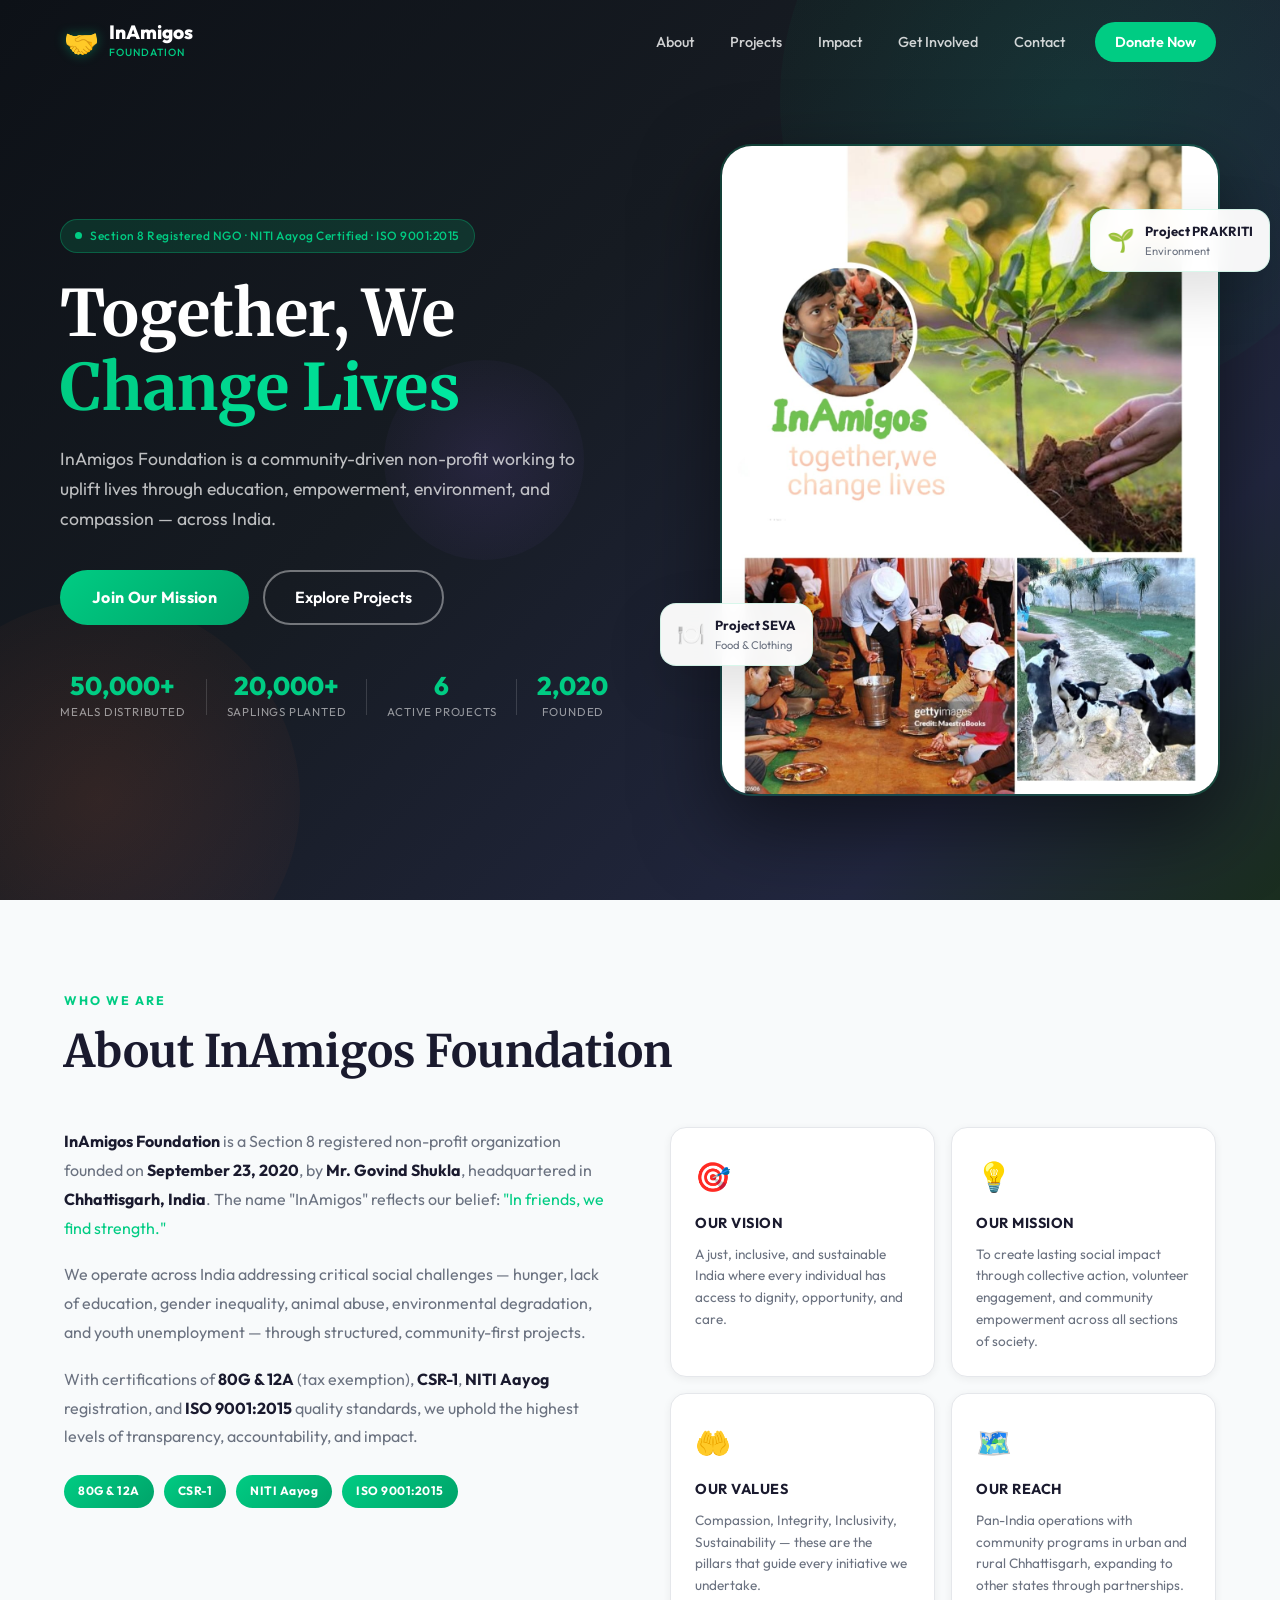
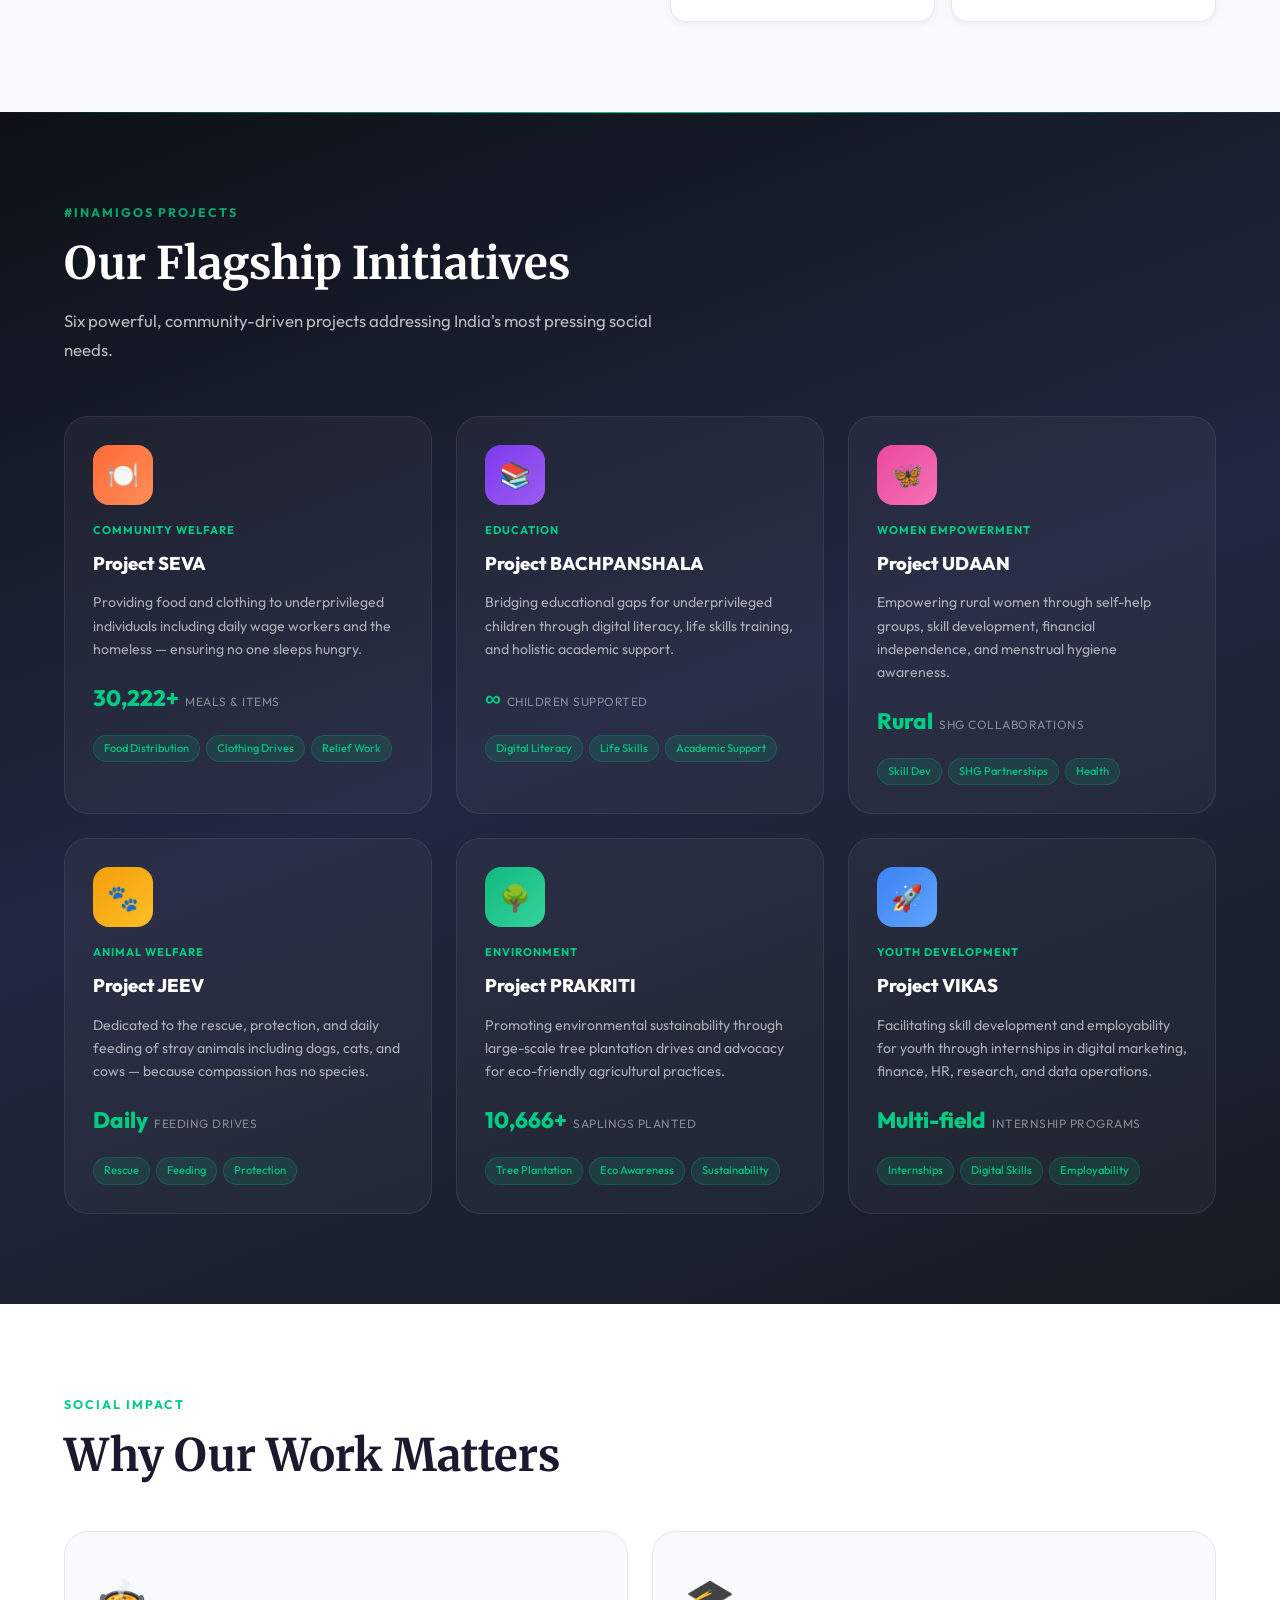
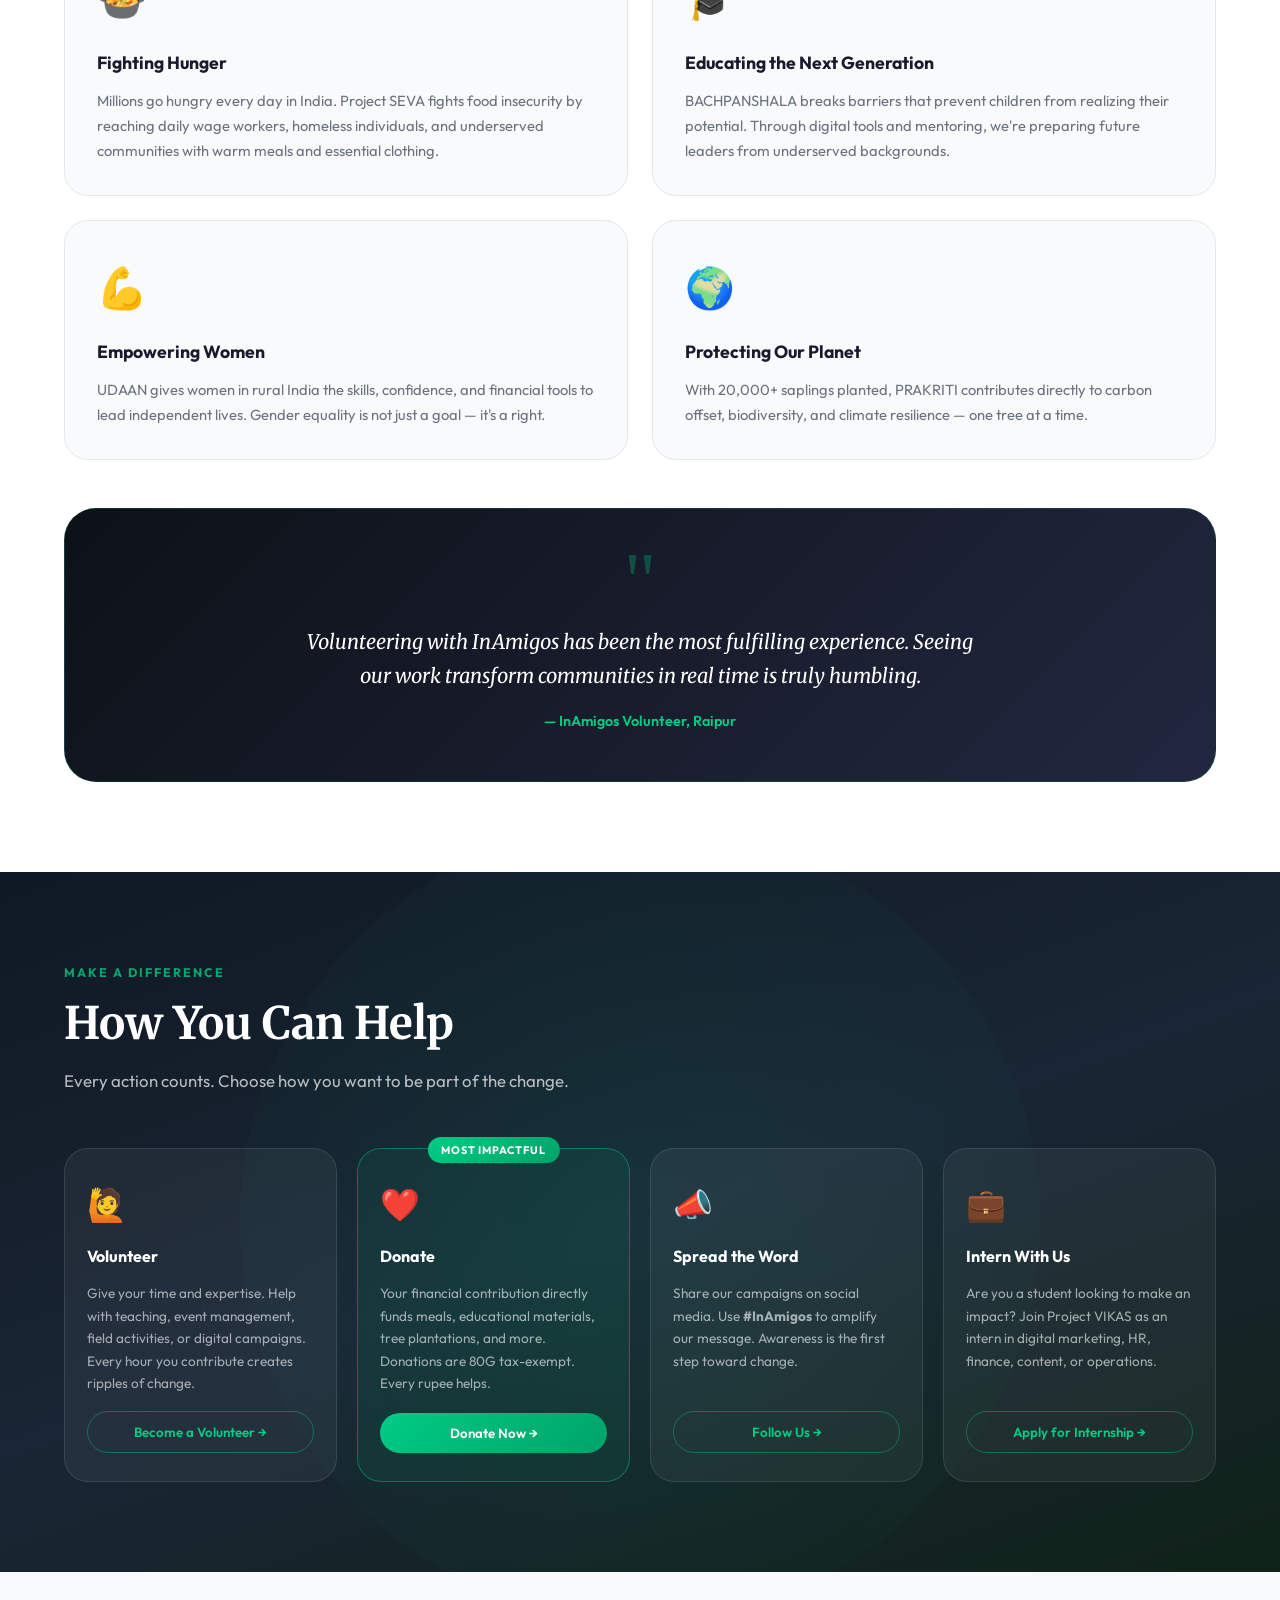
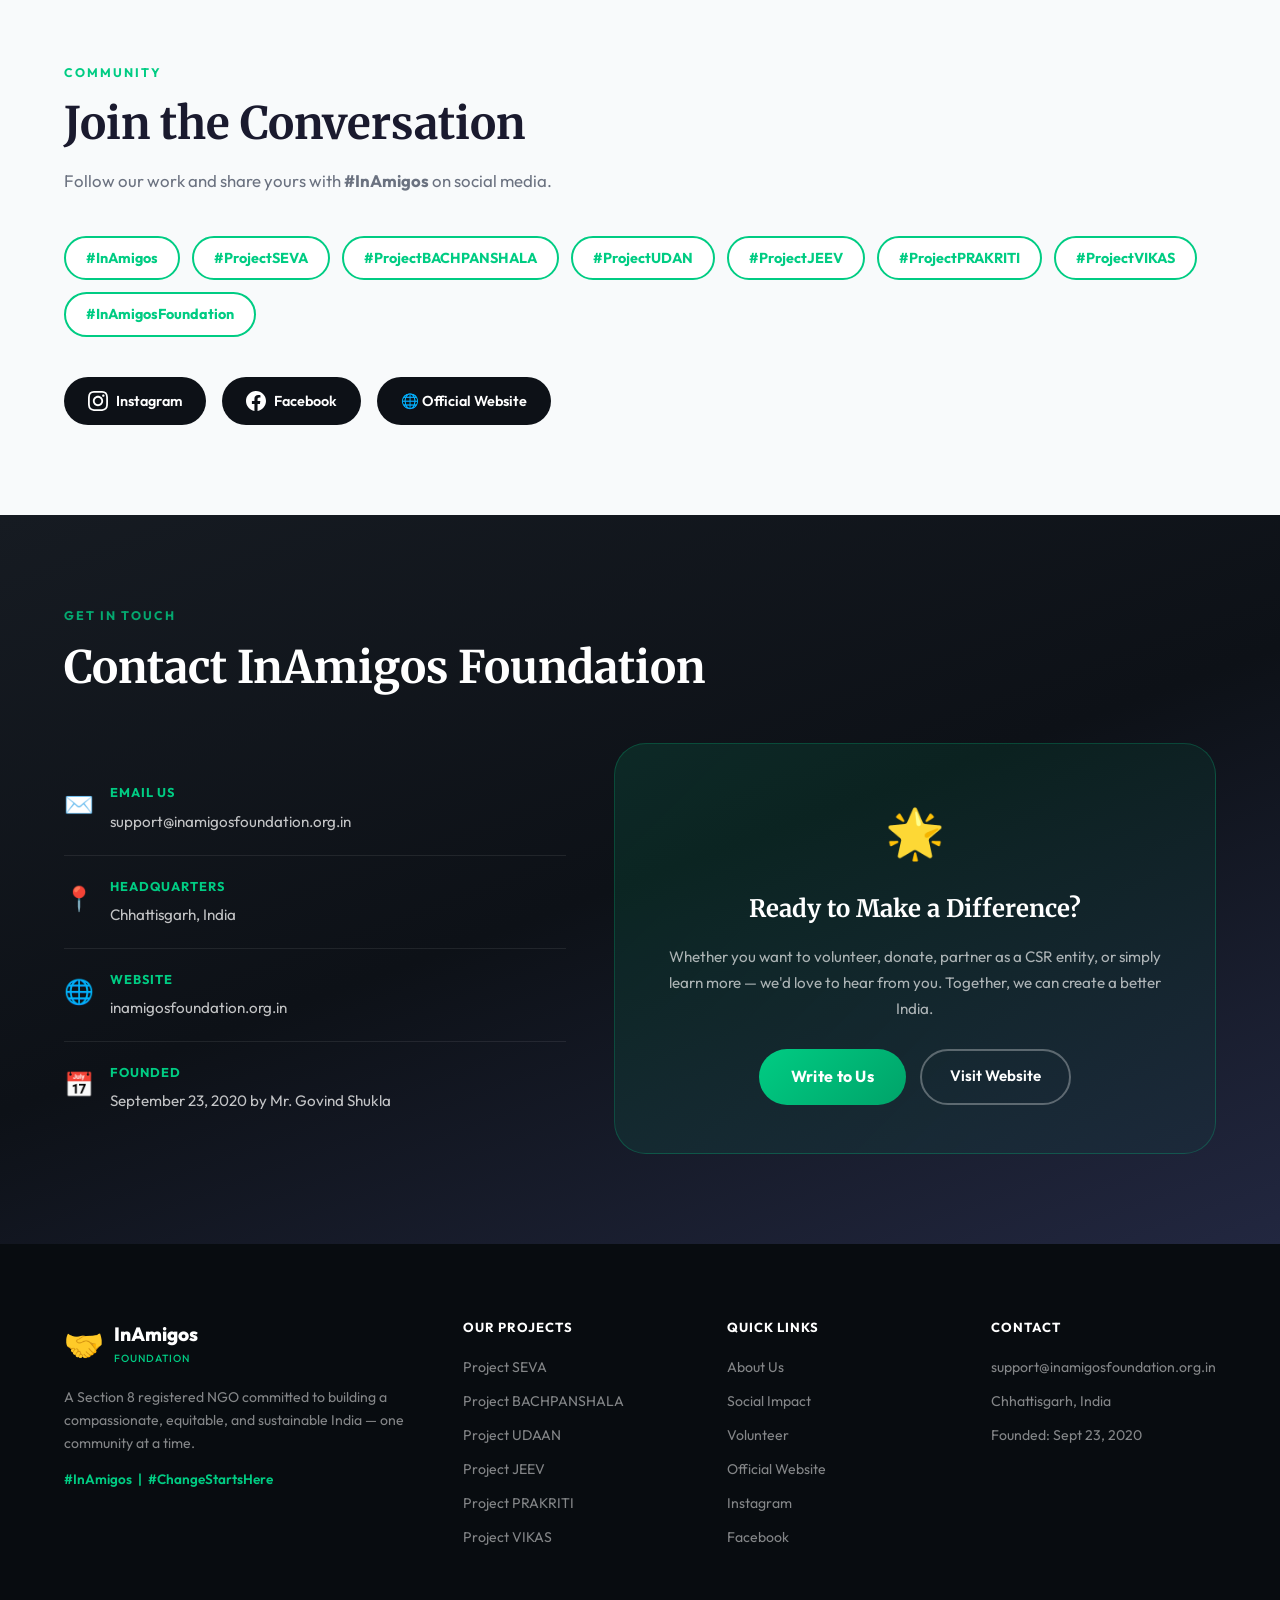
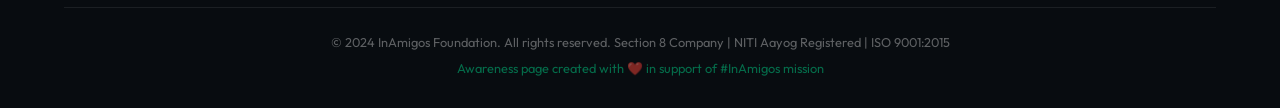
<file: index.html>
<!DOCTYPE html>
<html lang="en">
<head>
  <meta charset="UTF-8" />
  <meta name="viewport" content="width=device-width, initial-scale=1.0" />
  <meta name="description" content="InAmigos Foundation – A Section 8 registered NGO working for community welfare, education, women empowerment, animal welfare, environment, and youth skill development across India." />
  <meta name="keywords" content="InAmigos Foundation, NGO India, social impact, Project SEVA, Project BACHPANSHALA, Project UDAAN, Project JEEV, Project PRAKRITI, Project VIKAS, volunteer, donate, Chhattisgarh" />
  <title>InAmigos Foundation | Together, We Change Lives</title>
  <link rel="preconnect" href="https://fonts.googleapis.com" />
  <link rel="preconnect" href="https://fonts.gstatic.com" crossorigin />
  <link href="https://fonts.googleapis.com/css2?family=Outfit:wght@300;400;500;600;700;800&family=Merriweather:wght@400;700&display=swap" rel="stylesheet" />
  <link rel="stylesheet" href="style.css" />
</head>
<body>
  <!-- ============ NAVIGATION ============ -->
  <header class="navbar" id="navbar">
    <div class="nav-container">
      <a href="#home" class="nav-logo" id="nav-logo-link">
        <div class="logo-icon">🤝</div>
        <div class="logo-text">
          <span class="logo-main">InAmigos</span>
          <span class="logo-sub">Foundation</span>
        </div>
      </a>
      <nav class="nav-links" id="nav-links">
        <a href="#about" class="nav-link" id="nav-about">About</a>
        <a href="#projects" class="nav-link" id="nav-projects">Projects</a>
        <a href="#impact" class="nav-link" id="nav-impact">Impact</a>
        <a href="#get-involved" class="nav-link" id="nav-getinvolved">Get Involved</a>
        <a href="#contact" class="nav-link" id="nav-contact">Contact</a>
        <a href="https://inamigosfoundation.org.in" target="_blank" class="nav-cta" id="nav-donate-btn">Donate Now</a>
      </nav>
      <button class="hamburger" id="hamburger-btn" aria-label="Toggle menu">
        <span></span><span></span><span></span>
      </button>
    </div>
  </header>
  <!-- ============ HERO SECTION ============ -->
  <section class="hero" id="home">
    <div class="hero-bg-shapes">
      <div class="shape shape-1"></div>
      <div class="shape shape-2"></div>
      <div class="shape shape-3"></div>
    </div>
    <div class="hero-content">
      <div class="hero-badge" id="hero-badge">
        <span class="badge-dot"></span> Section 8 Registered NGO · NITI Aayog Certified · ISO 9001:2015
      </div>
      <h1 class="hero-title" id="hero-title">
        Together, We <br />
        <span class="highlight">Change Lives</span>
      </h1>
      <p class="hero-subtitle" id="hero-subtitle">
        InAmigos Foundation is a community-driven non-profit working to uplift lives through education, empowerment, environment, and compassion — across India.
      </p>
      <div class="hero-actions" id="hero-actions">
        <a href="#get-involved" class="btn-primary" id="hero-join-btn">Join Our Mission</a>
        <a href="#projects" class="btn-outline" id="hero-projects-btn">Explore Projects</a>
      </div>
      <div class="hero-stats" id="hero-stats">
        <div class="stat-item">
          <div class="stat-number">50,000+</div>
          <div class="stat-label">Meals Distributed</div>
        </div>
        <div class="stat-divider"></div>
        <div class="stat-item">
          <div class="stat-number">20,000+</div>
          <div class="stat-label">Saplings Planted</div>
        </div>
        <div class="stat-divider"></div>
        <div class="stat-item">
          <div class="stat-number">6</div>
          <div class="stat-label">Active Projects</div>
        </div>
        <div class="stat-divider"></div>
        <div class="stat-item">
          <div class="stat-number">2020</div>
          <div class="stat-label">Founded</div>
        </div>
      </div>
    </div>
    <div class="hero-visual" id="hero-visual">
      <div class="hero-image-wrapper">
        <img src="images/hero1.png" alt="InAmigos Foundation community work – volunteers helping underprivileged" class="hero-img" id="hero-img" />
        <div class="floating-card card-1" id="float-card-1">
          <div class="fc-icon">🍽️</div>
          <div>
            <div class="fc-title">Project SEVA</div>
            <div class="fc-sub">Food & Clothing</div>
          </div>
        </div>
        <div class="floating-card card-2" id="float-card-2">
          <div class="fc-icon">🌱</div>
          <div>
            <div class="fc-title">Project PRAKRITI</div>
            <div class="fc-sub">Environment</div>
          </div>
        </div>
      </div>
    </div>
  </section>
  <!-- ============ ABOUT SECTION ============ -->
  <section class="about" id="about">
    <div class="container">
      <div class="section-label" id="about-label">Who We Are</div>
      <h2 class="section-title" id="about-title">About InAmigos Foundation</h2>
      <div class="about-grid">
        <div class="about-text" id="about-text">
          <p>
            <strong>InAmigos Foundation</strong> is a Section 8 registered non-profit organization founded on <strong>September 23, 2020</strong>, by <strong>Mr. Govind Shukla</strong>, headquartered in <strong>Chhattisgarh, India</strong>. The name "InAmigos" reflects our belief: <em>"In friends, we find strength."</em>
          </p>
          <p>
            We operate across India addressing critical social challenges — hunger, lack of education, gender inequality, animal abuse, environmental degradation, and youth unemployment — through structured, community-first projects.
          </p>
          <p>
            With certifications of <strong>80G & 12A</strong> (tax exemption), <strong>CSR-1</strong>, <strong>NITI Aayog</strong> registration, and <strong>ISO 9001:2015</strong> quality standards, we uphold the highest levels of transparency, accountability, and impact.
          </p>
          <div class="cert-badges" id="cert-badges">
            <div class="cert-badge" id="cert-80g">80G & 12A</div>
            <div class="cert-badge" id="cert-csr">CSR-1</div>
            <div class="cert-badge" id="cert-niti">NITI Aayog</div>
            <div class="cert-badge" id="cert-iso">ISO 9001:2015</div>
          </div>
        </div>
        <div class="about-mission-grid" id="about-mission">
          <div class="mission-card" id="mission-vision">
            <div class="mission-icon">🎯</div>
            <h3>Our Vision</h3>
            <p>A just, inclusive, and sustainable India where every individual has access to dignity, opportunity, and care.</p>
          </div>
          <div class="mission-card" id="mission-mission">
            <div class="mission-icon">💡</div>
            <h3>Our Mission</h3>
            <p>To create lasting social impact through collective action, volunteer engagement, and community empowerment across all sections of society.</p>
          </div>
          <div class="mission-card" id="mission-values">
            <div class="mission-icon">🤲</div>
            <h3>Our Values</h3>
            <p>Compassion, Integrity, Inclusivity, Sustainability — these are the pillars that guide every initiative we undertake.</p>
          </div>
          <div class="mission-card" id="mission-reach">
            <div class="mission-icon">🗺️</div>
            <h3>Our Reach</h3>
            <p>Pan-India operations with community programs in urban and rural Chhattisgarh, expanding to other states through partnerships.</p>
          </div>
        </div>
      </div>
    </div>
  </section>
  <!-- ============ PROJECTS SECTION ============ -->
  <section class="projects" id="projects">
    <div class="container">
      <div class="section-label light" id="projects-label">#InAmigos Projects</div>
      <h2 class="section-title light" id="projects-title">Our Flagship Initiatives</h2>
      <p class="section-subtitle" id="projects-subtitle">
        Six powerful, community-driven projects addressing India's most pressing social needs.
      </p>
      <div class="projects-grid" id="projects-grid">
        <!-- SEVA -->
        <div class="project-card" id="project-seva">
          <div class="project-icon-wrap seva-bg">
            <span class="project-emoji">🍽️</span>
          </div>
          <div class="project-tag">Community Welfare</div>
          <h3 class="project-name">Project SEVA</h3>
          <p class="project-desc">
            Providing food and clothing to underprivileged individuals including daily wage workers and the homeless — ensuring no one sleeps hungry.
          </p>
          <div class="project-impact" id="seva-impact">
            <div class="impact-stat">
              <span class="impact-num">50,000+</span>
              <span class="impact-label">Meals & Items</span>
            </div>
          </div>
          <div class="project-tags-row">
            <span class="tag">Food Distribution</span>
            <span class="tag">Clothing Drives</span>
            <span class="tag">Relief Work</span>
          </div>
        </div>
        <!-- BACHPANSHALA -->
        <div class="project-card" id="project-bachpanshala">
          <div class="project-icon-wrap bachpan-bg">
            <span class="project-emoji">📚</span>
          </div>
          <div class="project-tag">Education</div>
          <h3 class="project-name">Project BACHPANSHALA</h3>
          <p class="project-desc">
            Bridging educational gaps for underprivileged children through digital literacy, life skills training, and holistic academic support.
          </p>
          <div class="project-impact" id="bachpan-impact">
            <div class="impact-stat">
              <span class="impact-num">∞</span>
              <span class="impact-label">Children Supported</span>
            </div>
          </div>
          <div class="project-tags-row">
            <span class="tag">Digital Literacy</span>
            <span class="tag">Life Skills</span>
            <span class="tag">Academic Support</span>
          </div>
        </div>
        <!-- UDAAN -->
        <div class="project-card" id="project-udaan">
          <div class="project-icon-wrap udaan-bg">
            <span class="project-emoji">🦋</span>
          </div>
          <div class="project-tag">Women Empowerment</div>
          <h3 class="project-name">Project UDAAN</h3>
          <p class="project-desc">
            Empowering rural women through self-help groups, skill development, financial independence, and menstrual hygiene awareness.
          </p>
          <div class="project-impact" id="udaan-impact">
            <div class="impact-stat">
              <span class="impact-num">Rural</span>
              <span class="impact-label">SHG Collaborations</span>
            </div>
          </div>
          <div class="project-tags-row">
            <span class="tag">Skill Dev</span>
            <span class="tag">SHG Partnerships</span>
            <span class="tag">Health</span>
          </div>
        </div>
        <!-- JEEV -->
        <div class="project-card" id="project-jeev">
          <div class="project-icon-wrap jeev-bg">
            <span class="project-emoji">🐾</span>
          </div>
          <div class="project-tag">Animal Welfare</div>
          <h3 class="project-name">Project JEEV</h3>
          <p class="project-desc">
            Dedicated to the rescue, protection, and daily feeding of stray animals including dogs, cats, and cows — because compassion has no species.
          </p>
          <div class="project-impact" id="jeev-impact">
            <div class="impact-stat">
              <span class="impact-num">Daily</span>
              <span class="impact-label">Feeding Drives</span>
            </div>
          </div>
          <div class="project-tags-row">
            <span class="tag">Rescue</span>
            <span class="tag">Feeding</span>
            <span class="tag">Protection</span>
          </div>
        </div>
        <!-- PRAKRITI -->
        <div class="project-card" id="project-prakriti">
          <div class="project-icon-wrap prakriti-bg">
            <span class="project-emoji">🌳</span>
          </div>
          <div class="project-tag">Environment</div>
          <h3 class="project-name">Project PRAKRITI</h3>
          <p class="project-desc">
            Promoting environmental sustainability through large-scale tree plantation drives and advocacy for eco-friendly agricultural practices.
          </p>
          <div class="project-impact" id="prakriti-impact">
            <div class="impact-stat">
              <span class="impact-num">20,000+</span>
              <span class="impact-label">Saplings Planted</span>
            </div>
          </div>
          <div class="project-tags-row">
            <span class="tag">Tree Plantation</span>
            <span class="tag">Eco Awareness</span>
            <span class="tag">Sustainability</span>
          </div>
        </div>
        <!-- VIKAS -->
        <div class="project-card" id="project-vikas">
          <div class="project-icon-wrap vikas-bg">
            <span class="project-emoji">🚀</span>
          </div>
          <div class="project-tag">Youth Development</div>
          <h3 class="project-name">Project VIKAS</h3>
          <p class="project-desc">
            Facilitating skill development and employability for youth through internships in digital marketing, finance, HR, research, and data operations.
          </p>
          <div class="project-impact" id="vikas-impact">
            <div class="impact-stat">
              <span class="impact-num">Multi-field</span>
              <span class="impact-label">Internship Programs</span>
            </div>
          </div>
          <div class="project-tags-row">
            <span class="tag">Internships</span>
            <span class="tag">Digital Skills</span>
            <span class="tag">Employability</span>
          </div>
        </div>
      </div>
    </div>
  </section>
  <!-- ============ IMPACT SECTION ============ -->
  <section class="impact" id="impact">
    <div class="container">
      <div class="section-label" id="impact-label">Social Impact</div>
      <h2 class="section-title" id="impact-title">Why Our Work Matters</h2>
      <div class="impact-grid" id="impact-grid">
        <div class="impact-card" id="impact-hunger">
          <div class="impact-visual">🍲</div>
          <h3>Fighting Hunger</h3>
          <p>Millions go hungry every day in India. Project SEVA fights food insecurity by reaching daily wage workers, homeless individuals, and underserved communities with warm meals and essential clothing.</p>
        </div>
        <div class="impact-card" id="impact-education">
          <div class="impact-visual">🎓</div>
          <h3>Educating the Next Generation</h3>
          <p>BACHPANSHALA breaks barriers that prevent children from realizing their potential. Through digital tools and mentoring, we're preparing future leaders from underserved backgrounds.</p>
        </div>
        <div class="impact-card" id="impact-women">
          <div class="impact-visual">💪</div>
          <h3>Empowering Women</h3>
          <p>UDAAN gives women in rural India the skills, confidence, and financial tools to lead independent lives. Gender equality is not just a goal — it's a right.</p>
        </div>
        <div class="impact-card" id="impact-environment">
          <div class="impact-visual">🌍</div>
          <h3>Protecting Our Planet</h3>
          <p>With 20,000+ saplings planted, PRAKRITI contributes directly to carbon offset, biodiversity, and climate resilience — one tree at a time.</p>
        </div>
      </div>
      <!-- Testimonial / Quote Band -->
      <div class="quote-band" id="quote-band">
        <div class="quote-icon">"</div>
        <blockquote id="quote-text">
          Volunteering with InAmigos has been the most fulfilling experience. Seeing our work transform communities in real time is truly humbling.
        </blockquote>
        <div class="quote-author" id="quote-author">— InAmigos Volunteer, Raipur</div>
      </div>
    </div>
  </section>
  <!-- ============ GET INVOLVED ============ -->
  <section class="get-involved" id="get-involved">
    <div class="gi-bg-shape"></div>
    <div class="container">
      <div class="section-label light" id="gi-label">Make a Difference</div>
      <h2 class="section-title light" id="gi-title">How You Can Help</h2>
      <p class="section-subtitle" id="gi-subtitle">Every action counts. Choose how you want to be part of the change.</p>
      <div class="gi-cards" id="gi-cards">
        <div class="gi-card" id="gi-volunteer">
          <div class="gi-icon-wrap">🙋</div>
          <h3>Volunteer</h3>
          <p>Give your time and expertise. Help with teaching, event management, field activities, or digital campaigns. Every hour you contribute creates ripples of change.</p>
          <a href="https://inamigosfoundation.org.in/volunteers" target="_blank" class="gi-btn" id="volunteer-btn">Become a Volunteer →</a>
        </div>
        <div class="gi-card gi-card-featured" id="gi-donate">
          <div class="gi-featured-badge">Most Impactful</div>
          <div class="gi-icon-wrap">❤️</div>
          <h3>Donate</h3>
          <p>Your financial contribution directly funds meals, educational materials, tree plantations, and more. Donations are 80G tax-exempt. Every rupee helps.</p>
          <a href="https://inamigosfoundation.org.in" target="_blank" class="gi-btn gi-btn-featured" id="donate-btn">Donate Now →</a>
        </div>
        <div class="gi-card" id="gi-spread">
          <div class="gi-icon-wrap">📣</div>
          <h3>Spread the Word</h3>
          <p>Share our campaigns on social media. Use <strong>#InAmigos</strong> to amplify our message. Awareness is the first step toward change.</p>
          <a href="https://www.instagram.com/inamigos/" target="_blank" class="gi-btn" id="social-btn">Follow Us →</a>
        </div>
        <div class="gi-card" id="gi-intern">
          <div class="gi-icon-wrap">💼</div>
          <h3>Intern With Us</h3>
          <p>Are you a student looking to make an impact? Join Project VIKAS as an intern in digital marketing, HR, finance, content, or operations.</p>
          <a href="https://inamigosfoundation.org.in" target="_blank" class="gi-btn" id="intern-btn">Apply for Internship →</a>
        </div>
      </div>
    </div>
  </section>
  <!-- ============ HASHTAG / SOCIAL WALL ============ -->
  <section class="social-wall" id="social-wall">
    <div class="container">
      <div class="section-label" id="social-label">Community</div>
      <h2 class="section-title" id="social-title">Join the Conversation</h2>
      <p class="section-subtitle-dark" id="social-subtitle">Follow our work and share yours with <strong>#InAmigos</strong> on social media.</p>
      <div class="hashtag-row" id="hashtag-row">
        <a href="https://www.instagram.com/explore/tags/InAmigos/" target="_blank" class="hashtag-pill" id="ht-inamigos">#InAmigos</a>
        <a href="https://www.instagram.com/explore/tags/ProjectSEVA/" target="_blank" class="hashtag-pill" id="ht-seva">#ProjectSEVA</a>
        <a href="https://www.instagram.com/explore/tags/ProjectBACHPANSHALA/" target="_blank" class="hashtag-pill" id="ht-bachpan">#ProjectBACHPANSHALA</a>
        <a href="https://www.instagram.com/explore/tags/ProjectUDAN/" target="_blank" class="hashtag-pill" id="ht-udaan">#ProjectUDAN</a>
        <a href="https://www.instagram.com/explore/tags/ProjectJEEV/" target="_blank" class="hashtag-pill" id="ht-jeev">#ProjectJEEV</a>
        <a href="https://www.instagram.com/explore/tags/ProjectPRAKRITI/" target="_blank" class="hashtag-pill" id="ht-prakriti">#ProjectPRAKRITI</a>
        <a href="https://www.instagram.com/explore/tags/ProjectVIKAS/" target="_blank" class="hashtag-pill" id="ht-vikas">#ProjectVIKAS</a>
        <a href="https://www.instagram.com/explore/tags/InAmigosFoundation/" target="_blank" class="hashtag-pill" id="ht-foundation">#InAmigosFoundation</a>
      </div>
      <div class="social-links-row" id="social-links-row">
        <a href="https://www.instagram.com/inamigos/" target="_blank" class="social-link-btn" id="sl-instagram">
          <svg viewBox="0 0 24 24" width="20" height="20" fill="currentColor"><path d="M12 2.163c3.204 0 3.584.012 4.85.07 3.252.148 4.771 1.691 4.919 4.919.058 1.265.069 1.645.069 4.849 0 3.205-.012 3.584-.069 4.849-.149 3.225-1.664 4.771-4.919 4.919-1.266.058-1.644.07-4.85.07-3.204 0-3.584-.012-4.849-.07-3.26-.149-4.771-1.699-4.919-4.92-.058-1.265-.07-1.644-.07-4.849 0-3.204.013-3.583.07-4.849.149-3.227 1.664-4.771 4.919-4.919 1.266-.057 1.645-.069 4.849-.069zm0-2.163c-3.259 0-3.667.014-4.947.072-4.358.2-6.78 2.618-6.98 6.98-.059 1.281-.073 1.689-.073 4.948 0 3.259.014 3.668.072 4.948.2 4.358 2.618 6.78 6.98 6.98 1.281.058 1.689.072 4.948.072 3.259 0 3.668-.014 4.948-.072 4.354-.2 6.782-2.618 6.979-6.98.059-1.28.073-1.689.073-4.948 0-3.259-.014-3.667-.072-4.947-.196-4.354-2.617-6.78-6.979-6.98-1.281-.059-1.69-.073-4.949-.073zm0 5.838c-3.403 0-6.162 2.759-6.162 6.162s2.759 6.163 6.162 6.163 6.162-2.759 6.162-6.163c0-3.403-2.759-6.162-6.162-6.162zm0 10.162c-2.209 0-4-1.79-4-4 0-2.209 1.791-4 4-4s4 1.791 4 4c0 2.21-1.791 4-4 4zm6.406-11.845c-.796 0-1.441.645-1.441 1.44s.645 1.44 1.441 1.44c.795 0 1.439-.645 1.439-1.44s-.644-1.44-1.439-1.44z"/></svg>
          Instagram
        </a>
        <a href="https://www.facebook.com/inamigos.inamigos" target="_blank" class="social-link-btn" id="sl-facebook">
          <svg viewBox="0 0 24 24" width="20" height="20" fill="currentColor"><path d="M24 12.073c0-6.627-5.373-12-12-12s-12 5.373-12 12c0 5.99 4.388 10.954 10.125 11.854v-8.385H7.078v-3.47h3.047V9.43c0-3.007 1.792-4.669 4.533-4.669 1.312 0 2.686.235 2.686.235v2.953H15.83c-1.491 0-1.956.925-1.956 1.874v2.25h3.328l-.532 3.47h-2.796v8.385C19.612 23.027 24 18.062 24 12.073z"/></svg>
          Facebook
        </a>
        <a href="https://inamigosfoundation.org.in" target="_blank" class="social-link-btn" id="sl-website">
          🌐 Official Website
        </a>
      </div>
    </div>
  </section>
  <!-- ============ CONTACT SECTION ============ -->
  <section class="contact" id="contact">
    <div class="container">
      <div class="section-label light" id="contact-label">Get In Touch</div>
      <h2 class="section-title light" id="contact-title">Contact InAmigos Foundation</h2>
      <div class="contact-grid" id="contact-grid">
        <div class="contact-info" id="contact-info">
          <div class="contact-item" id="contact-email">
            <div class="contact-icon">✉️</div>
            <div>
              <h4>Email Us</h4>
              <a href="mailto:support@inamigosfoundation.org.in">support@inamigosfoundation.org.in</a>
            </div>
          </div>
          <div class="contact-item" id="contact-location">
            <div class="contact-icon">📍</div>
            <div>
              <h4>Headquarters</h4>
              <p>Chhattisgarh, India</p>
            </div>
          </div>
          <div class="contact-item" id="contact-web">
            <div class="contact-icon">🌐</div>
            <div>
              <h4>Website</h4>
              <a href="https://inamigosfoundation.org.in" target="_blank">inamigosfoundation.org.in</a>
            </div>
          </div>
          <div class="contact-item" id="contact-founded">
            <div class="contact-icon">📅</div>
            <div>
              <h4>Founded</h4>
              <p>September 23, 2020 by Mr. Govind Shukla</p>
            </div>
          </div>
        </div>
        <div class="contact-cta-card" id="contact-cta">
          <div class="cta-emoji">🌟</div>
          <h3>Ready to Make a Difference?</h3>
          <p>Whether you want to volunteer, donate, partner as a CSR entity, or simply learn more — we'd love to hear from you. Together, we can create a better India.</p>
          <div class="cta-buttons" id="cta-buttons">
            <a href="mailto:support@inamigosfoundation.org.in" class="btn-primary" id="cta-email-btn">Write to Us</a>
            <a href="https://inamigosfoundation.org.in" target="_blank" class="btn-outline-white" id="cta-visit-btn">Visit Website</a>
          </div>
        </div>
      </div>
    </div>
  </section>
  <!-- ============ FOOTER ============ -->
  <footer class="footer" id="footer">
    <div class="container">
      <div class="footer-grid" id="footer-grid">
        <div class="footer-brand" id="footer-brand">
          <div class="footer-logo">
            <span class="footer-logo-icon">🤝</span>
            <div>
              <div class="footer-logo-main">InAmigos</div>
              <div class="footer-logo-sub">Foundation</div>
            </div>
          </div>
          <p>A Section 8 registered NGO committed to building a compassionate, equitable, and sustainable India — one community at a time.</p>
          <p class="footer-hashtag" id="footer-hashtag">#InAmigos &nbsp;|&nbsp; #ChangeStartsHere</p>
        </div>
        <div class="footer-col" id="footer-projects">
          <h4>Our Projects</h4>
          <ul>
            <li><a href="#project-seva">Project SEVA</a></li>
            <li><a href="#project-bachpanshala">Project BACHPANSHALA</a></li>
            <li><a href="#project-udaan">Project UDAAN</a></li>
            <li><a href="#project-jeev">Project JEEV</a></li>
            <li><a href="#project-prakriti">Project PRAKRITI</a></li>
            <li><a href="#project-vikas">Project VIKAS</a></li>
          </ul>
        </div>
        <div class="footer-col" id="footer-links">
          <h4>Quick Links</h4>
          <ul>
            <li><a href="#about">About Us</a></li>
            <li><a href="#impact">Social Impact</a></li>
            <li><a href="#get-involved">Volunteer</a></li>
            <li><a href="https://inamigosfoundation.org.in" target="_blank">Official Website</a></li>
            <li><a href="https://www.instagram.com/inamigos/" target="_blank">Instagram</a></li>
            <li><a href="https://www.facebook.com/inamigos.inamigos" target="_blank">Facebook</a></li>
          </ul>
        </div>
        <div class="footer-col" id="footer-contact-col">
          <h4>Contact</h4>
          <ul>
            <li><a href="mailto:support@inamigosfoundation.org.in">support@inamigosfoundation.org.in</a></li>
            <li>Chhattisgarh, India</li>
            <li>Founded: Sept 23, 2020</li>
          </ul>
        </div>
      </div>
      <div class="footer-bottom" id="footer-bottom">
        <p>© 2024 InAmigos Foundation. All rights reserved. Section 8 Company | NITI Aayog Registered | ISO 9001:2015</p>
        <p class="footer-credits">Awareness page created with ❤️ in support of #InAmigos mission</p>
      </div>
    </div>
  </footer>
  <script src="script.js"></script>
</body>
</html>
</file>
<file: style.css>
/* =============================================
   InAmigos Foundation – Awareness Webpage
   Style Sheet
   ============================================= */

/* --- Google Fonts --- */
@import url('https://fonts.googleapis.com/css2?family=Outfit:wght@300;400;500;600;700;800&family=Merriweather:wght@400;700&display=swap');

/* --- CSS Variables --- */
:root {
  --primary:      #00CC83;
  --primary-dark: #00a369;
  --accent:       #FF6B35;
  --dark:         #0D1117;
  --dark-2:       #161B22;
  --dark-3:       #222740;
  --text:         #1a1a2e;
  --text-muted:   #6b7280;
  --text-light:   #f3f4f6;
  --white:        #ffffff;
  --card-bg:      #ffffff;
  --border:       #e5e7eb;
  --shadow-sm:    0 2px 8px rgba(0,0,0,0.06);
  --shadow-md:    0 8px 24px rgba(0,0,0,0.10);
  --shadow-lg:    0 20px 60px rgba(0,0,0,0.14);
  --radius-sm:    8px;
  --radius-md:    16px;
  --radius-lg:    24px;
  --radius-xl:    32px;
  --font-main:    'Outfit', sans-serif;
  --font-serif:   'Merriweather', serif;
  --transition:   0.3s ease;
  --max-width:    1200px;
}

/* --- Reset & Base --- */
*, *::before, *::after { box-sizing: border-box; margin: 0; padding: 0; }
html { scroll-behavior: smooth; }

body {
  font-family: var(--font-main);
  color: var(--text);
  background: var(--white);
  line-height: 1.7;
  overflow-x: hidden;
}

img { max-width: 100%; display: block; }
a  { text-decoration: none; color: inherit; }
ul { list-style: none; }

.container {
  max-width: var(--max-width);
  margin: 0 auto;
  padding: 0 24px;
}

/* =============================================
   NAVBAR
   ============================================= */
.navbar {
  position: fixed;
  top: 0; left: 0; right: 0;
  z-index: 1000;
  padding: 18px 0;
  transition: background var(--transition), box-shadow var(--transition), padding var(--transition);
}

.navbar.scrolled {
  background: rgba(13,17,23,0.95);
  backdrop-filter: blur(12px);
  box-shadow: 0 2px 20px rgba(0,0,0,0.3);
  padding: 12px 0;
}

.nav-container {
  max-width: var(--max-width);
  margin: 0 auto;
  padding: 0 24px;
  display: flex;
  align-items: center;
  justify-content: space-between;
}

.nav-logo {
  display: flex;
  align-items: center;
  gap: 10px;
}

.logo-icon {
  font-size: 28px;
  filter: drop-shadow(0 0 6px rgba(0,204,131,0.4));
}

.logo-main {
  display: block;
  font-size: 1.2rem;
  font-weight: 800;
  color: var(--white);
  line-height: 1.1;
}

.logo-sub {
  display: block;
  font-size: 0.65rem;
  color: var(--primary);
  font-weight: 500;
  letter-spacing: 1px;
  text-transform: uppercase;
}

.nav-links {
  display: flex;
  align-items: center;
  gap: 8px;
}

.nav-link {
  color: rgba(255,255,255,0.8);
  font-size: 0.9rem;
  font-weight: 500;
  padding: 6px 14px;
  border-radius: var(--radius-sm);
  transition: color var(--transition), background var(--transition);
}

.nav-link:hover { color: var(--primary); background: rgba(0,204,131,0.1); }

.nav-cta {
  background: var(--primary);
  color: var(--white);
  font-size: 0.9rem;
  font-weight: 600;
  padding: 8px 20px;
  border-radius: 50px;
  transition: background var(--transition), transform var(--transition), box-shadow var(--transition);
  margin-left: 8px;
}

.nav-cta:hover {
  background: var(--primary-dark);
  transform: translateY(-2px);
  box-shadow: 0 6px 20px rgba(0,204,131,0.4);
}

.hamburger {
  display: none;
  flex-direction: column;
  gap: 5px;
  background: none;
  border: none;
  cursor: pointer;
  padding: 4px;
}

.hamburger span {
  display: block;
  width: 26px;
  height: 2px;
  background: var(--white);
  border-radius: 2px;
  transition: all var(--transition);
}

/* =============================================
   HERO SECTION
   ============================================= */
.hero {
  min-height: 100vh;
  background: linear-gradient(135deg, #0D1117 0%, #161B22 40%, #222740 80%, #1a2e1f 100%);
  display: flex;
  align-items: center;
  padding: 100px 24px 60px;
  position: relative;
  overflow: hidden;
  gap: 60px;
  max-width: 100%;
  flex-wrap: wrap;
  justify-content: center;
}

.hero-bg-shapes {
  position: absolute;
  inset: 0;
  overflow: hidden;
  pointer-events: none;
}

.shape {
  position: absolute;
  border-radius: 50%;
  opacity: 0.12;
}

.shape-1 {
  width: 600px; height: 600px;
  background: radial-gradient(circle, var(--primary), transparent);
  top: -200px; right: -100px;
  animation: pulse-shape 8s ease-in-out infinite;
}

.shape-2 {
  width: 400px; height: 400px;
  background: radial-gradient(circle, var(--accent), transparent);
  bottom: -100px; left: -100px;
  animation: pulse-shape 10s ease-in-out infinite reverse;
}

.shape-3 {
  width: 200px; height: 200px;
  background: radial-gradient(circle, #9c6bff, transparent);
  top: 40%; left: 30%;
  animation: pulse-shape 6s ease-in-out infinite 2s;
}

@keyframes pulse-shape {
  0%, 100% { transform: scale(1); opacity: 0.12; }
  50%       { transform: scale(1.15); opacity: 0.2; }
}

.hero-content {
  flex: 1;
  min-width: 300px;
  max-width: 600px;
  z-index: 1;
}

.hero-badge {
  display: inline-flex;
  align-items: center;
  gap: 8px;
  background: rgba(0,204,131,0.15);
  border: 1px solid rgba(0,204,131,0.3);
  color: var(--primary);
  font-size: 0.75rem;
  font-weight: 500;
  padding: 6px 14px;
  border-radius: 50px;
  margin-bottom: 24px;
  letter-spacing: 0.5px;
}

.badge-dot {
  width: 7px; height: 7px;
  background: var(--primary);
  border-radius: 50%;
  animation: blink 1.5s ease-in-out infinite;
}

@keyframes blink {
  0%, 100% { opacity: 1; }
  50%       { opacity: 0.3; }
}

.hero-title {
  font-family: var(--font-serif);
  font-size: clamp(2.4rem, 5vw, 4rem);
  font-weight: 700;
  color: var(--white);
  line-height: 1.15;
  margin-bottom: 20px;
}

.highlight {
  background: linear-gradient(90deg, var(--primary), #00e8a0);
  -webkit-background-clip: text;
  -webkit-text-fill-color: transparent;
  background-clip: text;
}

.hero-subtitle {
  font-size: 1.1rem;
  color: rgba(255,255,255,0.72);
  margin-bottom: 36px;
  max-width: 520px;
  line-height: 1.7;
}

.hero-actions {
  display: flex;
  gap: 14px;
  flex-wrap: wrap;
  margin-bottom: 48px;
}

.btn-primary {
  display: inline-block;
  background: linear-gradient(135deg, var(--primary), var(--primary-dark));
  color: var(--white);
  font-weight: 700;
  font-size: 1rem;
  padding: 14px 32px;
  border-radius: 50px;
  transition: transform var(--transition), box-shadow var(--transition);
  letter-spacing: 0.3px;
}

.btn-primary:hover {
  transform: translateY(-3px);
  box-shadow: 0 12px 32px rgba(0,204,131,0.5);
  color: var(--white);
}

.btn-outline {
  display: inline-block;
  border: 2px solid rgba(255,255,255,0.4);
  color: var(--white);
  font-weight: 600;
  font-size: 1rem;
  padding: 12px 30px;
  border-radius: 50px;
  transition: all var(--transition);
}

.btn-outline:hover {
  border-color: var(--primary);
  color: var(--primary);
  background: rgba(0,204,131,0.08);
}

.hero-stats {
  display: flex;
  align-items: center;
  gap: 20px;
  flex-wrap: wrap;
}

.stat-item { text-align: center; }

.stat-number {
  font-size: 1.6rem;
  font-weight: 800;
  color: var(--primary);
  line-height: 1;
}

.stat-label {
  font-size: 0.72rem;
  color: rgba(255,255,255,0.55);
  text-transform: uppercase;
  letter-spacing: 0.8px;
  margin-top: 3px;
}

.stat-divider {
  width: 1px;
  height: 36px;
  background: rgba(255,255,255,0.15);
}

/* Hero Visual */
.hero-visual {
  flex: 1;
  min-width: 300px;
  max-width: 500px;
  z-index: 1;
  display: flex;
  justify-content: center;
}

.hero-image-wrapper {
  position: relative;
  width: 100%;
}

.hero-img {
  width: 100%;
  border-radius: var(--radius-xl);
  box-shadow: 0 30px 80px rgba(0,0,0,0.5);
  border: 2px solid rgba(0,204,131,0.2);
}

.floating-card {
  position: absolute;
  display: flex;
  align-items: center;
  gap: 10px;
  background: rgba(255,255,255,0.96);
  backdrop-filter: blur(10px);
  padding: 10px 16px;
  border-radius: var(--radius-md);
  box-shadow: var(--shadow-lg);
  font-size: 0.85rem;
  border: 1px solid rgba(0,204,131,0.15);
}

.card-1 { bottom: 20%; left: -60px; animation: float 4s ease-in-out infinite; }
.card-2 { top: 10%; right: -50px; animation: float 4s ease-in-out infinite 2s; }

@keyframes float {
  0%, 100% { transform: translateY(0); }
  50%       { transform: translateY(-10px); }
}

.fc-icon { font-size: 1.4rem; }
.fc-title { font-weight: 700; color: var(--text); font-size: 0.82rem; }
.fc-sub   { color: var(--text-muted); font-size: 0.7rem; }

/* =============================================
   SECTION UTILITIES
   ============================================= */
section { padding: 90px 0; }

.section-label {
  font-size: 0.78rem;
  font-weight: 700;
  text-transform: uppercase;
  letter-spacing: 2px;
  color: var(--primary);
  margin-bottom: 12px;
}

.section-label.light { color: rgba(0,204,131,0.8); }

.section-title {
  font-family: var(--font-serif);
  font-size: clamp(1.8rem, 3.5vw, 2.8rem);
  font-weight: 700;
  color: var(--text);
  margin-bottom: 16px;
  line-height: 1.25;
}

.section-title.light { color: var(--white); }

.section-subtitle {
  font-size: 1.05rem;
  color: rgba(255,255,255,0.7);
  max-width: 600px;
  margin-bottom: 52px;
}

.section-subtitle-dark {
  font-size: 1.05rem;
  color: var(--text-muted);
  max-width: 600px;
  margin-bottom: 40px;
}

/* =============================================
   ABOUT SECTION
   ============================================= */
.about { background: #f8fafb; }

.about-grid {
  display: grid;
  grid-template-columns: 1fr 1fr;
  gap: 60px;
  align-items: start;
  margin-top: 48px;
}

.about-text p {
  color: var(--text-muted);
  font-size: 1rem;
  line-height: 1.8;
  margin-bottom: 18px;
}

.about-text strong { color: var(--text); }
.about-text em     { color: var(--primary); font-style: normal; }

.cert-badges {
  display: flex;
  flex-wrap: wrap;
  gap: 10px;
  margin-top: 24px;
}

.cert-badge {
  background: linear-gradient(135deg, var(--primary), var(--primary-dark));
  color: var(--white);
  font-size: 0.75rem;
  font-weight: 700;
  padding: 6px 14px;
  border-radius: 50px;
  letter-spacing: 0.5px;
}

.about-mission-grid {
  display: grid;
  grid-template-columns: 1fr 1fr;
  gap: 16px;
}

.mission-card {
  background: var(--white);
  border-radius: var(--radius-md);
  padding: 24px;
  box-shadow: var(--shadow-sm);
  border: 1px solid var(--border);
  transition: transform var(--transition), box-shadow var(--transition), border-color var(--transition);
}

.mission-card:hover {
  transform: translateY(-4px);
  box-shadow: var(--shadow-md);
  border-color: var(--primary);
}

.mission-icon { font-size: 1.8rem; margin-bottom: 10px; }

.mission-card h3 {
  font-size: 0.9rem;
  font-weight: 700;
  color: var(--text);
  margin-bottom: 8px;
  text-transform: uppercase;
  letter-spacing: 0.5px;
}

.mission-card p {
  font-size: 0.85rem;
  color: var(--text-muted);
  line-height: 1.6;
}

/* =============================================
   PROJECTS SECTION
   ============================================= */
.projects {
  background: linear-gradient(160deg, var(--dark) 0%, var(--dark-3) 50%, var(--dark-2) 100%);
  position: relative;
  overflow: hidden;
}

.projects::before {
  content: '';
  position: absolute;
  top: 0; left: 0; right: 0;
  height: 1px;
  background: linear-gradient(90deg, transparent, var(--primary), transparent);
}

.projects-grid {
  display: grid;
  grid-template-columns: repeat(3, 1fr);
  gap: 24px;
  margin-top: 16px;
}

.project-card {
  background: rgba(255,255,255,0.04);
  border: 1px solid rgba(255,255,255,0.08);
  border-radius: var(--radius-lg);
  padding: 28px;
  transition: transform var(--transition), box-shadow var(--transition), border-color var(--transition), background var(--transition);
  position: relative;
  overflow: hidden;
}

.project-card::after {
  content: '';
  position: absolute;
  inset: 0;
  background: linear-gradient(135deg, rgba(0,204,131,0.05), transparent);
  opacity: 0;
  transition: opacity var(--transition);
}

.project-card:hover {
  transform: translateY(-8px);
  box-shadow: 0 24px 60px rgba(0,0,0,0.4);
  border-color: rgba(0,204,131,0.3);
  background: rgba(255,255,255,0.07);
}

.project-card:hover::after { opacity: 1; }

.project-icon-wrap {
  width: 60px; height: 60px;
  border-radius: var(--radius-md);
  display: flex;
  align-items: center;
  justify-content: center;
  margin-bottom: 16px;
  font-size: 1.6rem;
}

.seva-bg    { background: linear-gradient(135deg, #FF6B35, #ff8c5a); }
.bachpan-bg { background: linear-gradient(135deg, #7C3AED, #9c5cf0); }
.udaan-bg   { background: linear-gradient(135deg, #EC4899, #f472b6); }
.jeev-bg    { background: linear-gradient(135deg, #F59E0B, #fbbf24); }
.prakriti-bg{ background: linear-gradient(135deg, #10B981, #34d399); }
.vikas-bg   { background: linear-gradient(135deg, #3B82F6, #60a5fa); }

.project-tag {
  font-size: 0.7rem;
  font-weight: 700;
  text-transform: uppercase;
  letter-spacing: 1px;
  color: var(--primary);
  margin-bottom: 8px;
}

.project-name {
  font-size: 1.15rem;
  font-weight: 800;
  color: var(--white);
  margin-bottom: 12px;
}

.project-desc {
  font-size: 0.88rem;
  color: rgba(255,255,255,0.62);
  line-height: 1.65;
  margin-bottom: 18px;
}

.project-impact { margin-bottom: 18px; }

.impact-stat {
  display: flex;
  align-items: baseline;
  gap: 6px;
}

.impact-num {
  font-size: 1.4rem;
  font-weight: 800;
  color: var(--primary);
}

.impact-label {
  font-size: 0.75rem;
  color: rgba(255,255,255,0.45);
  text-transform: uppercase;
  letter-spacing: 0.5px;
}

.project-tags-row {
  display: flex;
  flex-wrap: wrap;
  gap: 6px;
}

.tag {
  font-size: 0.7rem;
  background: rgba(0,204,131,0.12);
  color: rgba(0,204,131,0.9);
  border: 1px solid rgba(0,204,131,0.2);
  padding: 3px 10px;
  border-radius: 50px;
  font-weight: 500;
}

/* =============================================
   IMPACT SECTION
   ============================================= */
.impact { background: var(--white); }

.impact-grid {
  display: grid;
  grid-template-columns: repeat(2, 1fr);
  gap: 24px;
  margin: 48px 0;
}

.impact-card {
  background: #f8fafb;
  border-radius: var(--radius-lg);
  padding: 32px;
  border: 1px solid var(--border);
  transition: transform var(--transition), box-shadow var(--transition), border-color var(--transition);
}

.impact-card:hover {
  transform: translateY(-6px);
  box-shadow: var(--shadow-md);
  border-color: var(--primary);
}

.impact-visual { font-size: 2.5rem; margin-bottom: 16px; }

.impact-card h3 {
  font-size: 1.1rem;
  font-weight: 700;
  color: var(--text);
  margin-bottom: 10px;
}

.impact-card p {
  color: var(--text-muted);
  font-size: 0.92rem;
  line-height: 1.7;
}

.quote-band {
  background: linear-gradient(135deg, var(--dark), var(--dark-3));
  border-radius: var(--radius-xl);
  padding: 48px 60px;
  text-align: center;
  position: relative;
  border: 1px solid rgba(0,204,131,0.15);
}

.quote-icon {
  font-size: 5rem;
  color: var(--primary);
  opacity: 0.3;
  line-height: 0.6;
  margin-bottom: 20px;
  font-family: serif;
}

blockquote {
  font-family: var(--font-serif);
  font-size: 1.25rem;
  font-style: italic;
  color: var(--white);
  line-height: 1.7;
  max-width: 700px;
  margin: 0 auto 16px;
}

.quote-author {
  color: var(--primary);
  font-weight: 600;
  font-size: 0.9rem;
}

/* =============================================
   GET INVOLVED SECTION
   ============================================= */
.get-involved {
  background: linear-gradient(160deg, #0f1923, #1a2535, #0f2218);
  position: relative;
  overflow: hidden;
}

.gi-bg-shape {
  position: absolute;
  width: 800px; height: 800px;
  background: radial-gradient(circle, rgba(0,204,131,0.08), transparent);
  top: 50%; left: 50%;
  transform: translate(-50%, -50%);
  border-radius: 50%;
  pointer-events: none;
}

.gi-cards {
  display: grid;
  grid-template-columns: repeat(4, 1fr);
  gap: 20px;
  position: relative;
  z-index: 1;
}

.gi-card {
  background: rgba(255,255,255,0.05);
  border: 1px solid rgba(255,255,255,0.1);
  border-radius: var(--radius-lg);
  padding: 28px 22px;
  transition: transform var(--transition), border-color var(--transition);
  display: flex;
  flex-direction: column;
  gap: 12px;
  position: relative;
}

.gi-card:hover {
  transform: translateY(-6px);
  border-color: rgba(0,204,131,0.4);
}

.gi-card-featured {
  border-color: rgba(0,204,131,0.4);
  background: rgba(0,204,131,0.08);
}

.gi-featured-badge {
  position: absolute;
  top: -12px;
  left: 50%;
  transform: translateX(-50%);
  background: linear-gradient(135deg, var(--primary), var(--primary-dark));
  color: var(--white);
  font-size: 0.68rem;
  font-weight: 700;
  text-transform: uppercase;
  letter-spacing: 0.8px;
  padding: 4px 14px;
  border-radius: 50px;
  white-space: nowrap;
}

.gi-icon-wrap { font-size: 2rem; }

.gi-card h3 {
  font-size: 1rem;
  font-weight: 700;
  color: var(--white);
}

.gi-card p {
  font-size: 0.85rem;
  color: rgba(255,255,255,0.6);
  line-height: 1.65;
  flex: 1;
}

.gi-btn {
  display: inline-block;
  border: 1px solid rgba(0,204,131,0.4);
  color: var(--primary);
  font-size: 0.83rem;
  font-weight: 600;
  padding: 9px 18px;
  border-radius: 50px;
  transition: all var(--transition);
  text-align: center;
  margin-top: 4px;
}

.gi-btn:hover {
  background: rgba(0,204,131,0.15);
  transform: translateX(3px);
}

.gi-btn-featured {
  background: linear-gradient(135deg, var(--primary), var(--primary-dark));
  color: var(--white);
  border: none;
}

.gi-btn-featured:hover {
  box-shadow: 0 8px 24px rgba(0,204,131,0.4);
  color: var(--white);
}

/* =============================================
   SOCIAL WALL
   ============================================= */
.social-wall { background: #f8fafb; }

.hashtag-row {
  display: flex;
  flex-wrap: wrap;
  gap: 12px;
  margin-bottom: 40px;
}

.hashtag-pill {
  background: var(--white);
  border: 2px solid var(--primary);
  color: var(--primary);
  font-size: 0.9rem;
  font-weight: 700;
  padding: 8px 20px;
  border-radius: 50px;
  transition: all var(--transition);
}

.hashtag-pill:hover {
  background: var(--primary);
  color: var(--white);
  transform: translateY(-2px);
  box-shadow: 0 6px 20px rgba(0,204,131,0.3);
}

.social-links-row {
  display: flex;
  gap: 16px;
  flex-wrap: wrap;
}

.social-link-btn {
  display: flex;
  align-items: center;
  gap: 8px;
  background: var(--dark);
  color: var(--white);
  font-size: 0.9rem;
  font-weight: 600;
  padding: 12px 24px;
  border-radius: 50px;
  transition: all var(--transition);
}

.social-link-btn:hover {
  background: var(--primary);
  transform: translateY(-2px);
  box-shadow: 0 8px 24px rgba(0,204,131,0.4);
  color: var(--white);
}

/* =============================================
   CONTACT SECTION
   ============================================= */
.contact {
  background: linear-gradient(160deg, var(--dark-2), var(--dark), var(--dark-3));
}

.contact-grid {
  display: grid;
  grid-template-columns: 1fr 1.2fr;
  gap: 48px;
  align-items: center;
  margin-top: 48px;
}

.contact-item {
  display: flex;
  align-items: flex-start;
  gap: 16px;
  padding: 20px 0;
  border-bottom: 1px solid rgba(255,255,255,0.08);
}

.contact-item:last-child { border-bottom: none; }

.contact-icon { font-size: 1.5rem; margin-top: 2px; }

.contact-item h4 {
  font-size: 0.8rem;
  font-weight: 700;
  text-transform: uppercase;
  letter-spacing: 1px;
  color: var(--primary);
  margin-bottom: 4px;
}

.contact-item a,
.contact-item p {
  color: rgba(255,255,255,0.75);
  font-size: 0.95rem;
  transition: color var(--transition);
}

.contact-item a:hover { color: var(--primary); }

.contact-cta-card {
  background: linear-gradient(135deg, rgba(0,204,131,0.12), rgba(0,204,131,0.04));
  border: 1px solid rgba(0,204,131,0.25);
  border-radius: var(--radius-xl);
  padding: 48px 40px;
  text-align: center;
}

.cta-emoji { font-size: 3rem; margin-bottom: 16px; }

.contact-cta-card h3 {
  font-size: 1.5rem;
  font-weight: 700;
  color: var(--white);
  margin-bottom: 14px;
  font-family: var(--font-serif);
}

.contact-cta-card p {
  color: rgba(255,255,255,0.65);
  font-size: 0.95rem;
  line-height: 1.7;
  margin-bottom: 28px;
}

.cta-buttons {
  display: flex;
  gap: 14px;
  justify-content: center;
  flex-wrap: wrap;
}

.btn-outline-white {
  display: inline-block;
  border: 2px solid rgba(255,255,255,0.3);
  color: var(--white);
  font-weight: 600;
  font-size: 0.95rem;
  padding: 12px 28px;
  border-radius: 50px;
  transition: all var(--transition);
}

.btn-outline-white:hover {
  border-color: var(--primary);
  color: var(--primary);
  background: rgba(0,204,131,0.08);
}

/* =============================================
   FOOTER
   ============================================= */
.footer {
  background: #080c10;
  padding: 72px 0 0;
}

.footer-grid {
  display: grid;
  grid-template-columns: 1.6fr 1fr 1fr 1fr;
  gap: 40px;
  margin-bottom: 48px;
}

.footer-logo {
  display: flex;
  align-items: center;
  gap: 10px;
  margin-bottom: 16px;
}

.footer-logo-icon { font-size: 2rem; }

.footer-logo-main {
  font-size: 1.2rem;
  font-weight: 800;
  color: var(--white);
}

.footer-logo-sub {
  font-size: 0.65rem;
  color: var(--primary);
  font-weight: 500;
  letter-spacing: 1px;
  text-transform: uppercase;
}

.footer-brand p {
  color: rgba(255,255,255,0.5);
  font-size: 0.88rem;
  line-height: 1.65;
  margin-bottom: 12px;
}

.footer-hashtag {
  color: var(--primary) !important;
  font-weight: 600;
  font-size: 0.85rem !important;
}

.footer-col h4 {
  font-size: 0.82rem;
  font-weight: 700;
  text-transform: uppercase;
  letter-spacing: 1px;
  color: var(--white);
  margin-bottom: 18px;
}

.footer-col ul li {
  margin-bottom: 10px;
}

.footer-col ul li a,
.footer-col ul li {
  color: rgba(255,255,255,0.5);
  font-size: 0.88rem;
  transition: color var(--transition);
}

.footer-col ul li a:hover { color: var(--primary); }

.footer-bottom {
  border-top: 1px solid rgba(255,255,255,0.08);
  padding: 24px 0;
  text-align: center;
}

.footer-bottom p {
  color: rgba(255,255,255,0.35);
  font-size: 0.8rem;
  margin-bottom: 4px;
}

.footer-credits { color: rgba(0,204,131,0.5) !important; }

/* =============================================
   SCROLL REVEAL ANIMATIONS
   ============================================= */
.reveal {
  opacity: 0;
  transform: translateY(30px);
  transition: opacity 0.7s ease, transform 0.7s ease;
}

.reveal.visible {
  opacity: 1;
  transform: translateY(0);
}

/* =============================================
   RESPONSIVE
   ============================================= */
@media (max-width: 1024px) {
  .projects-grid { grid-template-columns: repeat(2, 1fr); }
  .gi-cards { grid-template-columns: repeat(2, 1fr); }
  .footer-grid { grid-template-columns: 1fr 1fr; gap: 32px; }
}

@media (max-width: 768px) {
  .hero { flex-direction: column; padding-top: 90px; text-align: center; gap: 40px; }
  .hero-badge { justify-content: center; }
  .hero-actions { justify-content: center; }
  .hero-stats { justify-content: center; }
  .hero-content { max-width: 100%; }
  .hero-visual { max-width: 100%; }
  .card-1 { left: 0; bottom: -20px; }
  .card-2 { right: 0; top: -20px; }

  .about-grid { grid-template-columns: 1fr; gap: 32px; }
  .about-mission-grid { grid-template-columns: 1fr; }
  .projects-grid { grid-template-columns: 1fr; }
  .impact-grid { grid-template-columns: 1fr; }
  .gi-cards { grid-template-columns: 1fr; }
  .contact-grid { grid-template-columns: 1fr; }
  .footer-grid { grid-template-columns: 1fr; }

  .quote-band { padding: 32px 24px; }
  blockquote { font-size: 1rem; }

  .nav-links { display: none; flex-direction: column; position: fixed; top: 0; left: 0; right: 0; bottom: 0; background: rgba(13,17,23,0.98); justify-content: center; align-items: center; gap: 20px; z-index: 999; }
  .nav-links.open { display: flex; }
  .nav-link { font-size: 1.2rem; padding: 12px 24px; }
  .nav-cta { font-size: 1.1rem; padding: 12px 32px; margin-left: 0; }
  .hamburger { display: flex; z-index: 1001; }
}

@media (max-width: 480px) {
  .stat-divider { display: none; }
  .hero-stats { gap: 16px; }
}

/* =============================================
   SCROLLBAR CUSTOM
   ============================================= */
::-webkit-scrollbar { width: 6px; }
::-webkit-scrollbar-track { background: var(--dark); }
::-webkit-scrollbar-thumb { background: var(--primary); border-radius: 3px; }
::-webkit-scrollbar-thumb:hover { background: var(--primary-dark); }
</file>
